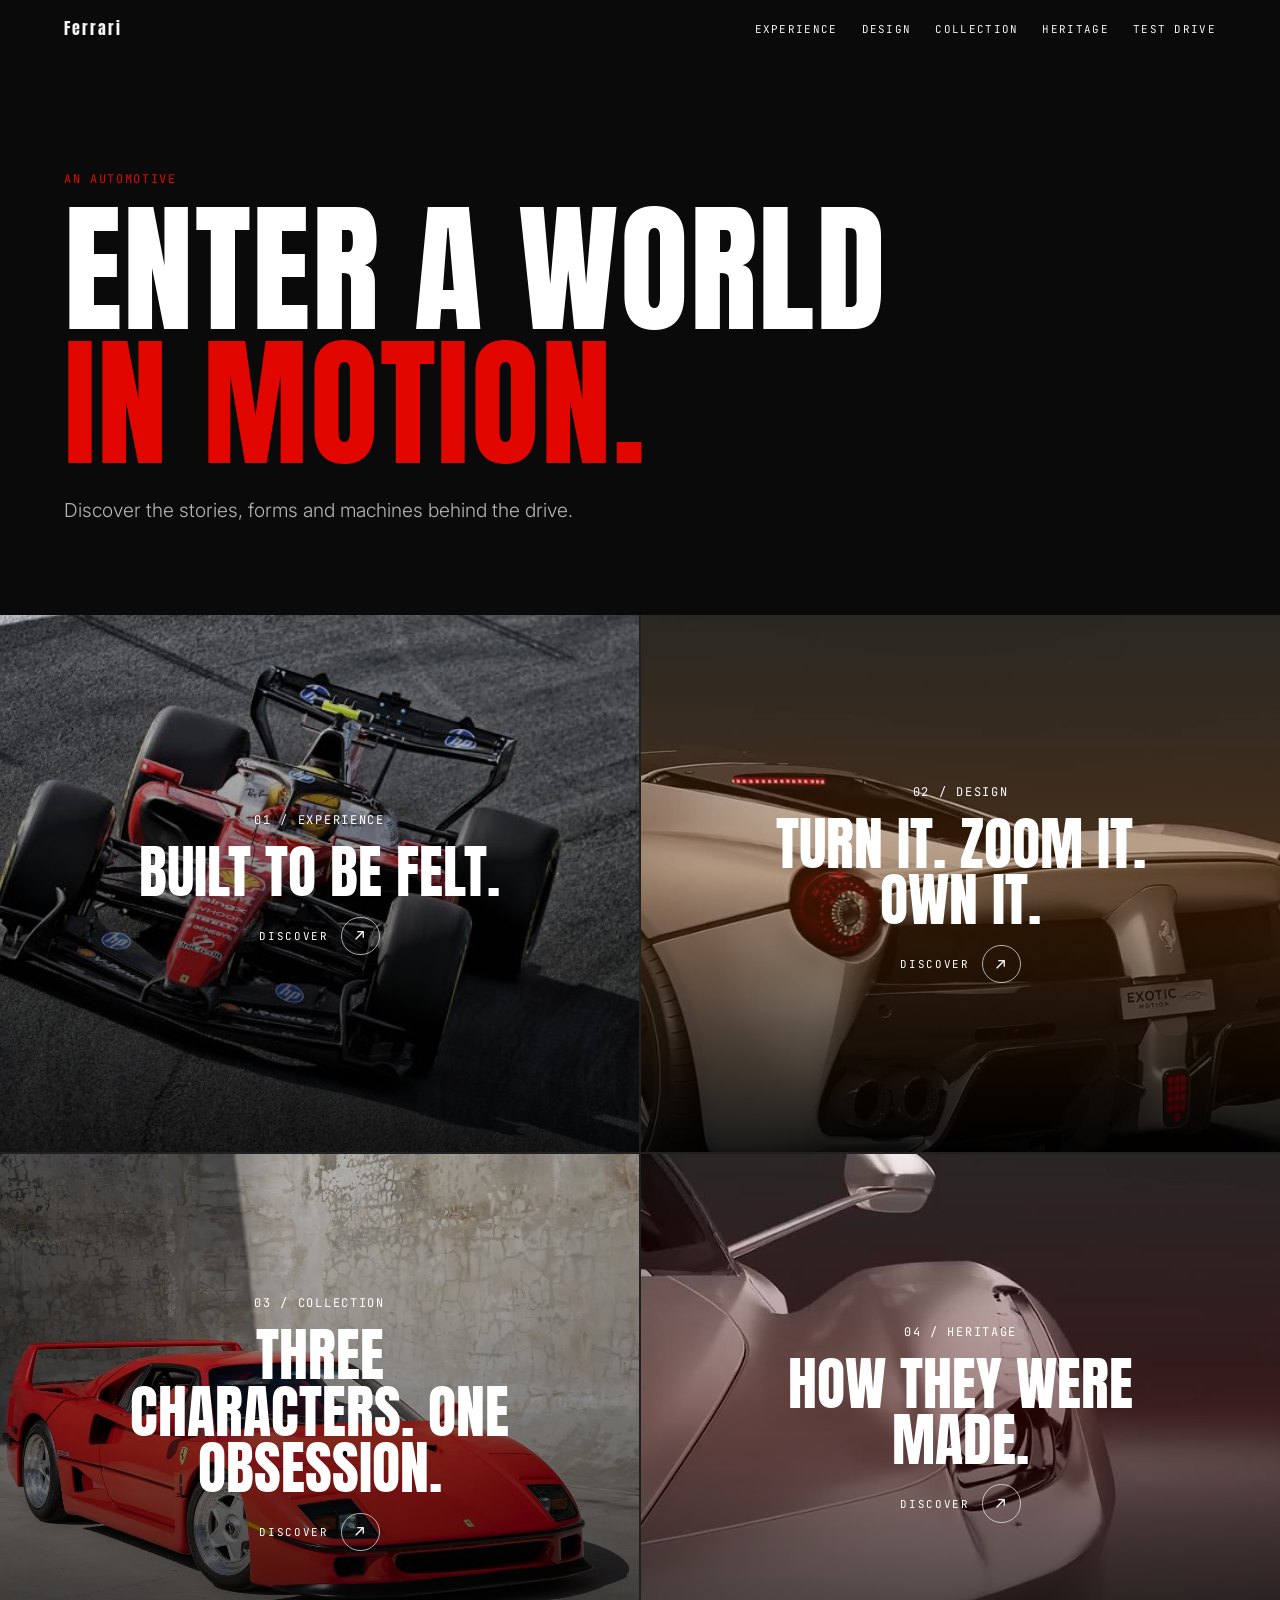
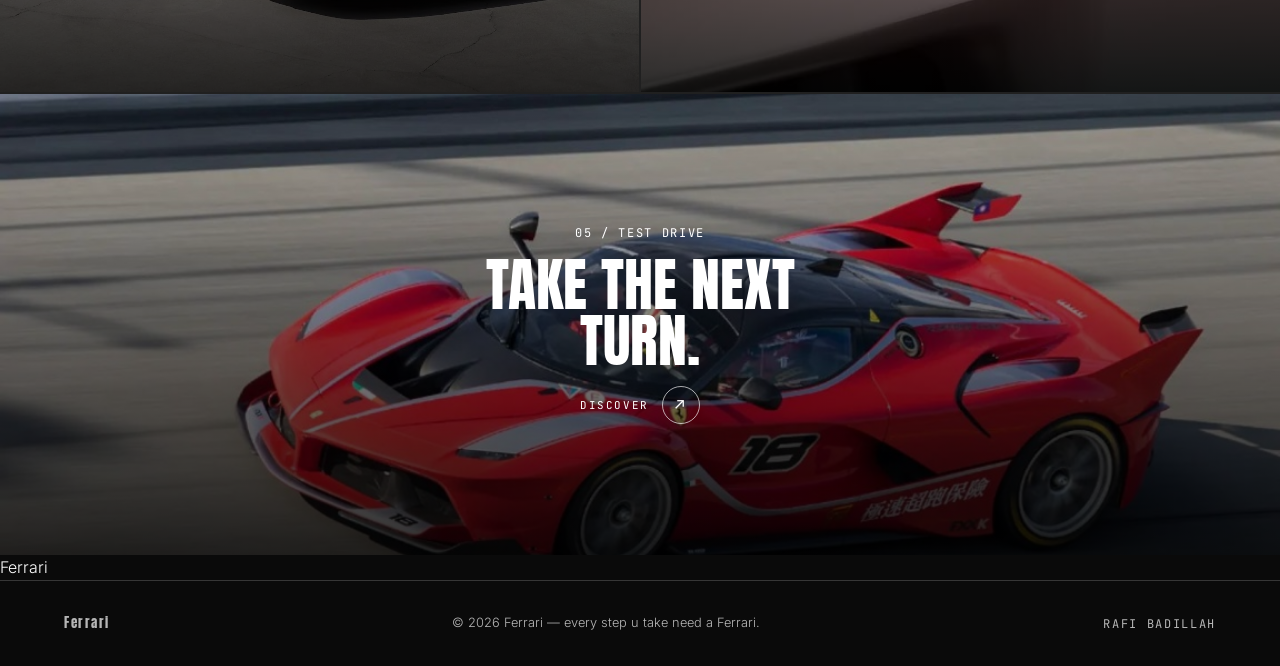
<file: index.html>
<!DOCTYPE html>
<html lang="en">
<head>
  <meta charset="utf-8">
  <meta name="viewport" content="width=device-width,initial-scale=1">
  <meta name="description" content="Explore the Ferrari-inspired: experience, design, collection and heritage.">
  <title>Ferrari — Discover the Maison</title>
  <link rel="preconnect" href="https://fonts.googleapis.com">
  <link rel="preconnect" href="https://fonts.gstatic.com" crossorigin>
  <link href="https://fonts.googleapis.com/css2?family=Anton&family=Inter:wght@300;400;600&family=JetBrains+Mono:wght@400&display=swap" rel="stylesheet">
  <link rel="stylesheet" href="ferrari.css">
  <link rel="stylesheet" href="assets/css/home.css?v=mobile-menu">
  <script src="assets/js/common.js?v=mobile-menu-3" defer></script>
</head>
<body>
  <a class="skip" href="#discover">Skip to categories</a>
  <header class="nav nav--home">
    <a href="index.html" class="logo" aria-label="Ferrari home">Ferrari</a>
    <button class="menu-toggle" type="button" aria-label="Open menu" aria-controls="primary-nav" aria-expanded="false">
      <span></span><span></span>
    </button>
    <nav class="nav-menu" id="primary-nav" aria-label="Primary">
      <a href="experience.html">Experience</a>
      <a href="model.html">Design</a>
      <a href="collection.html">Collection</a>
      <a href="heritage.html">Heritage</a>
      <a href="contact.html">Test drive</a>
    </nav>
  </header>

  <main>
    <section class="album-intro">
      <p class="mono">An automotive</p>
      <h1>Enter a world<br><span class="red">in motion.</span></h1>
      <p class="album-lede">Discover the stories, forms and machines behind the drive.</p>
    </section>

    <section class="album-grid" id="discover" aria-label="Explore categories">
      <a class="album-card album-card--experience rv" href="experience.html">
        <img src="assets/cards/experience.jpg" alt="" fetchpriority="high">
        <span class="card-shade"></span>
        <span class="card-copy"><span class="mono">01 / Experience</span><strong>Built to be felt.</strong><span class="discover">Discover <span aria-hidden="true">↗</span></span></span>
      </a>
      <a class="album-card album-card--design rv" href="model.html">
        <img src="assets/cards/design.jpg" alt="" loading="lazy">
        <span class="card-shade"></span>
        <span class="card-copy"><span class="mono">02 / Design</span><strong>Turn it. Zoom it. Own it.</strong><span class="discover">Discover <span aria-hidden="true">↗</span></span></span>
      </a>
      <a class="album-card album-card--collection rv" href="collection.html">
        <img src="assets/cards/collection.jpg" alt="" loading="lazy">
        <span class="card-shade"></span>
        <span class="card-copy"><span class="mono">03 / Collection</span><strong>Three characters. One obsession.</strong><span class="discover">Discover <span aria-hidden="true">↗</span></span></span>
      </a>
      <a class="album-card album-card--heritage rv" href="heritage.html">
        <img src="assets/cards/heritage.jpg" alt="" loading="lazy">
        <span class="card-shade"></span>
        <span class="card-copy"><span class="mono">04 / Heritage</span><strong>How they were made.</strong><span class="discover">Discover <span aria-hidden="true">↗</span></span></span>
      </a>
      <a class="album-card album-card--contact rv" href="contact.html">
        <img src="assets/cards/contact.jpg" alt="" loading="lazy">
        <span class="card-shade"></span>
        <span class="card-copy"><span class="mono">05 / Test drive</span><strong>Take the next turn.</strong><span class="discover">Discover <span aria-hidden="true">↗</span></span></span>
      </a>
    </section>
  </main>
Ferrari
  <footer><a class="logo" href="index.html">Ferrari</a><span>© 2026 Ferrari —  every step u take need a Ferrari.</span><span class="mono">Rafi Badillah</span></footer>
</body>
</html>
</file>
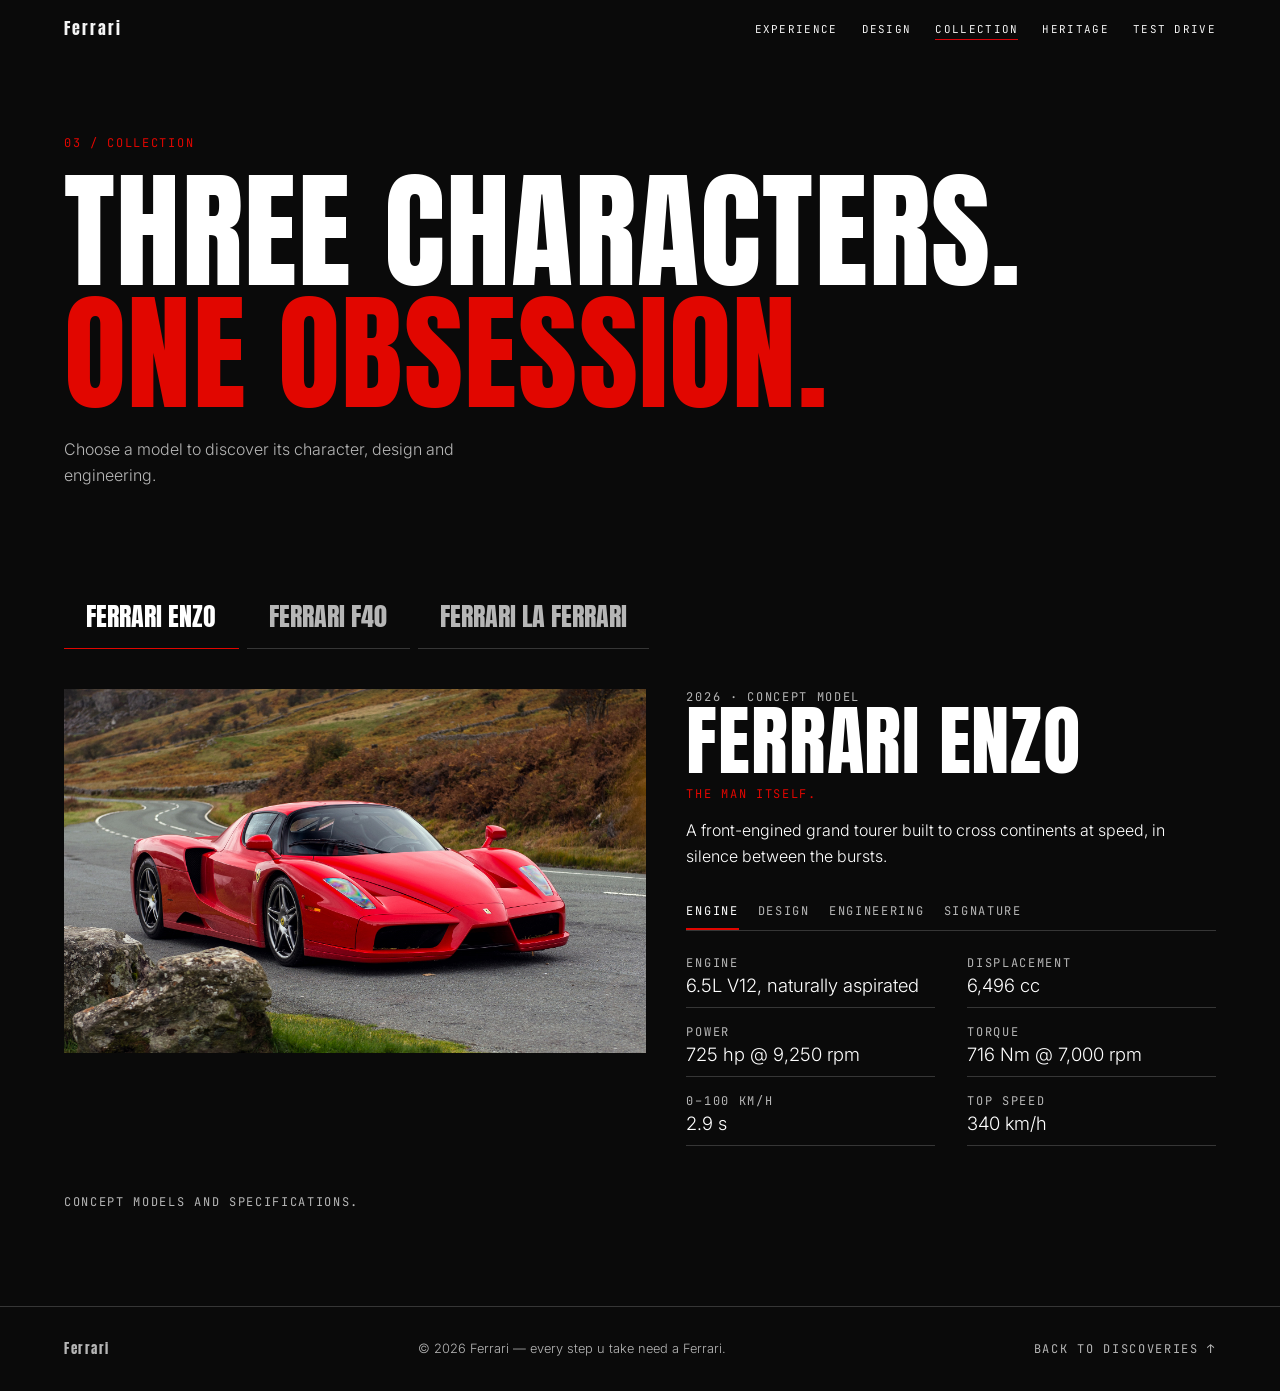
<file: collection.html>
<!DOCTYPE html>
<html lang="en">
<head>
  <meta charset="utf-8">
  <meta name="viewport" content="width=device-width,initial-scale=1">
  <meta name="description" content="Meet Ferrari Enzo, Ferrari F40 and Ferrari La Ferrari.">
  <title>Collection — Ferrari</title>
  <link rel="preconnect" href="https://fonts.googleapis.com">
  <link rel="preconnect" href="https://fonts.gstatic.com" crossorigin>
  <link href="https://fonts.googleapis.com/css2?family=Anton&family=Inter:wght@300;400;600&family=JetBrains+Mono:wght@400&display=swap" rel="stylesheet">
  <link rel="stylesheet" href="ferrari.css">
  <link rel="stylesheet" href="assets/css/collection.css">
  <script src="assets/js/common.js" defer></script>
  <script src="assets/js/collection.js" defer></script>
</head>
<body>
  <a class="skip" href="#collection">Skip to collection</a>
  <header class="nav">
    <a href="index.html" class="logo" aria-label="Ferrari home">Ferrari</a>
    <nav aria-label="Primary">
      <a href="experience.html">Experience</a>
      <a href="model.html">Design</a>
      <a href="collection.html" aria-current="page">Collection</a>
      <a href="heritage.html">Heritage</a>
      <a href="contact.html">Test drive</a>
    </nav>
  </header>
  <main class="category-page" id="collection">
    <section class="page-heading">
      <p class="mono">03 / Collection</p>
      <h1>Three characters.<br><span class="red">One obsession.</span></h1>
      <p>Choose a model to discover its character, design and engineering.</p>
    </section>
    <section class="collection-content">
      <div id="selector" class="selector" role="tablist" aria-label="Choose a model"></div>
      <article id="car" class="car" aria-live="polite"></article>
    </section>
    <p class="mono page-disclaimer">Concept models and specifications.</p>
  </main>
  <footer><a class="logo" href="index.html">Ferrari</a><span>© 2026 Ferrari — every step u take need a Ferrari.</span><a class="mono" href="index.html">Back to discoveries ↑</a></footer>
</body>
</html>
</file>
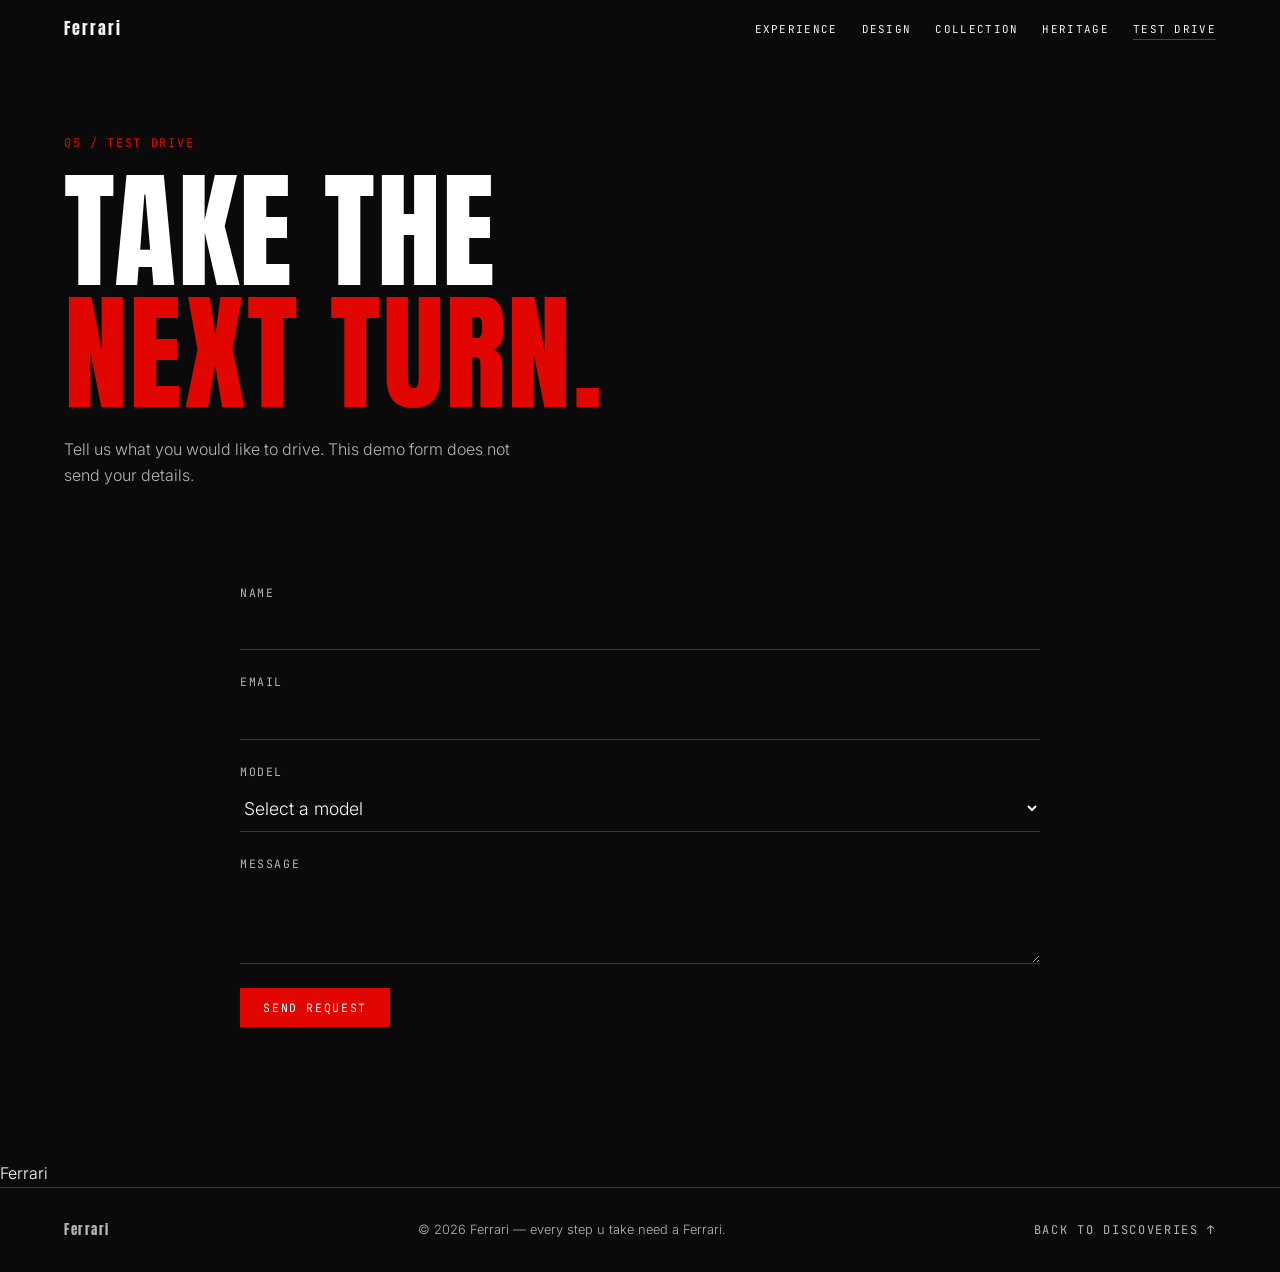
<file: contact.html>
<!DOCTYPE html>
<html lang="en">
<head>
  <meta charset="utf-8">
  <meta name="viewport" content="width=device-width,initial-scale=1">
  <meta name="description" content="Request a test drive of Ferrari concept model.">
  <title>Test Drive — Ferrari</title>
  <link rel="preconnect" href="https://fonts.googleapis.com">
  <link rel="preconnect" href="https://fonts.gstatic.com" crossorigin>
  <link href="https://fonts.googleapis.com/css2?family=Anton&family=Inter:wght@300;400;600&family=JetBrains+Mono:wght@400&display=swap" rel="stylesheet">
  <link rel="stylesheet" href="ferrari.css">
  <link rel="stylesheet" href="assets/css/contact.css">
  <script src="assets/js/common.js" defer></script>
  <script src="assets/js/contact.js" defer></script>
</head>
<body>
  <a class="skip" href="#contact">Skip to test drive form</a>
  <header class="nav">
    <a href="index.html" class="logo" aria-label="Ferrari home">Ferrari</a>
    <nav aria-label="Primary">
      <a href="experience.html">Experience</a>
      <a href="model.html">Design</a>
      <a href="collection.html">Collection</a>
      <a href="heritage.html">Heritage</a>
      <a href="contact.html" aria-current="page">Test drive</a>
    </nav>
  </header>
  <main class="category-page" id="contact">
    <section class="page-heading">
      <p class="mono">05 / Test drive</p>
      <h1>Take the<br><span class="red">next turn.</span></h1>
      <p>Tell us what you would like to drive. This demo form does not send your details.</p>
    </section>
    <section class="contact-content">
      <form id="form" class="form" novalidate>
        <label>Name<input name="name" required autocomplete="name"></label>
        <label>Email<input name="email" type="email" required autocomplete="email"></label>
        <label>Model<select name="model" id="f-model" required>
          <option value="" selected disabled>Select a model</option>
          <option>Vento V12</option>
          <option>Ferrari F40</option>
          <option>Ferrari La Ferrari</option>
        </select></label>
        <label>Message<textarea name="msg" rows="3"></textarea></label>
        <button class="pill solid mag" type="submit">Send request</button>
        <p id="f-status" class="mono" role="status" aria-live="polite"></p>
      </form>
    </section>
  </main>Ferrari
  <footer><a class="logo" href="index.html">Ferrari</a><span>© 2026 Ferrari — every step u take need a Ferrari.</span><a class="mono" href="index.html">Back to discoveries ↑</a></footer>
</body>
</html>
</file>
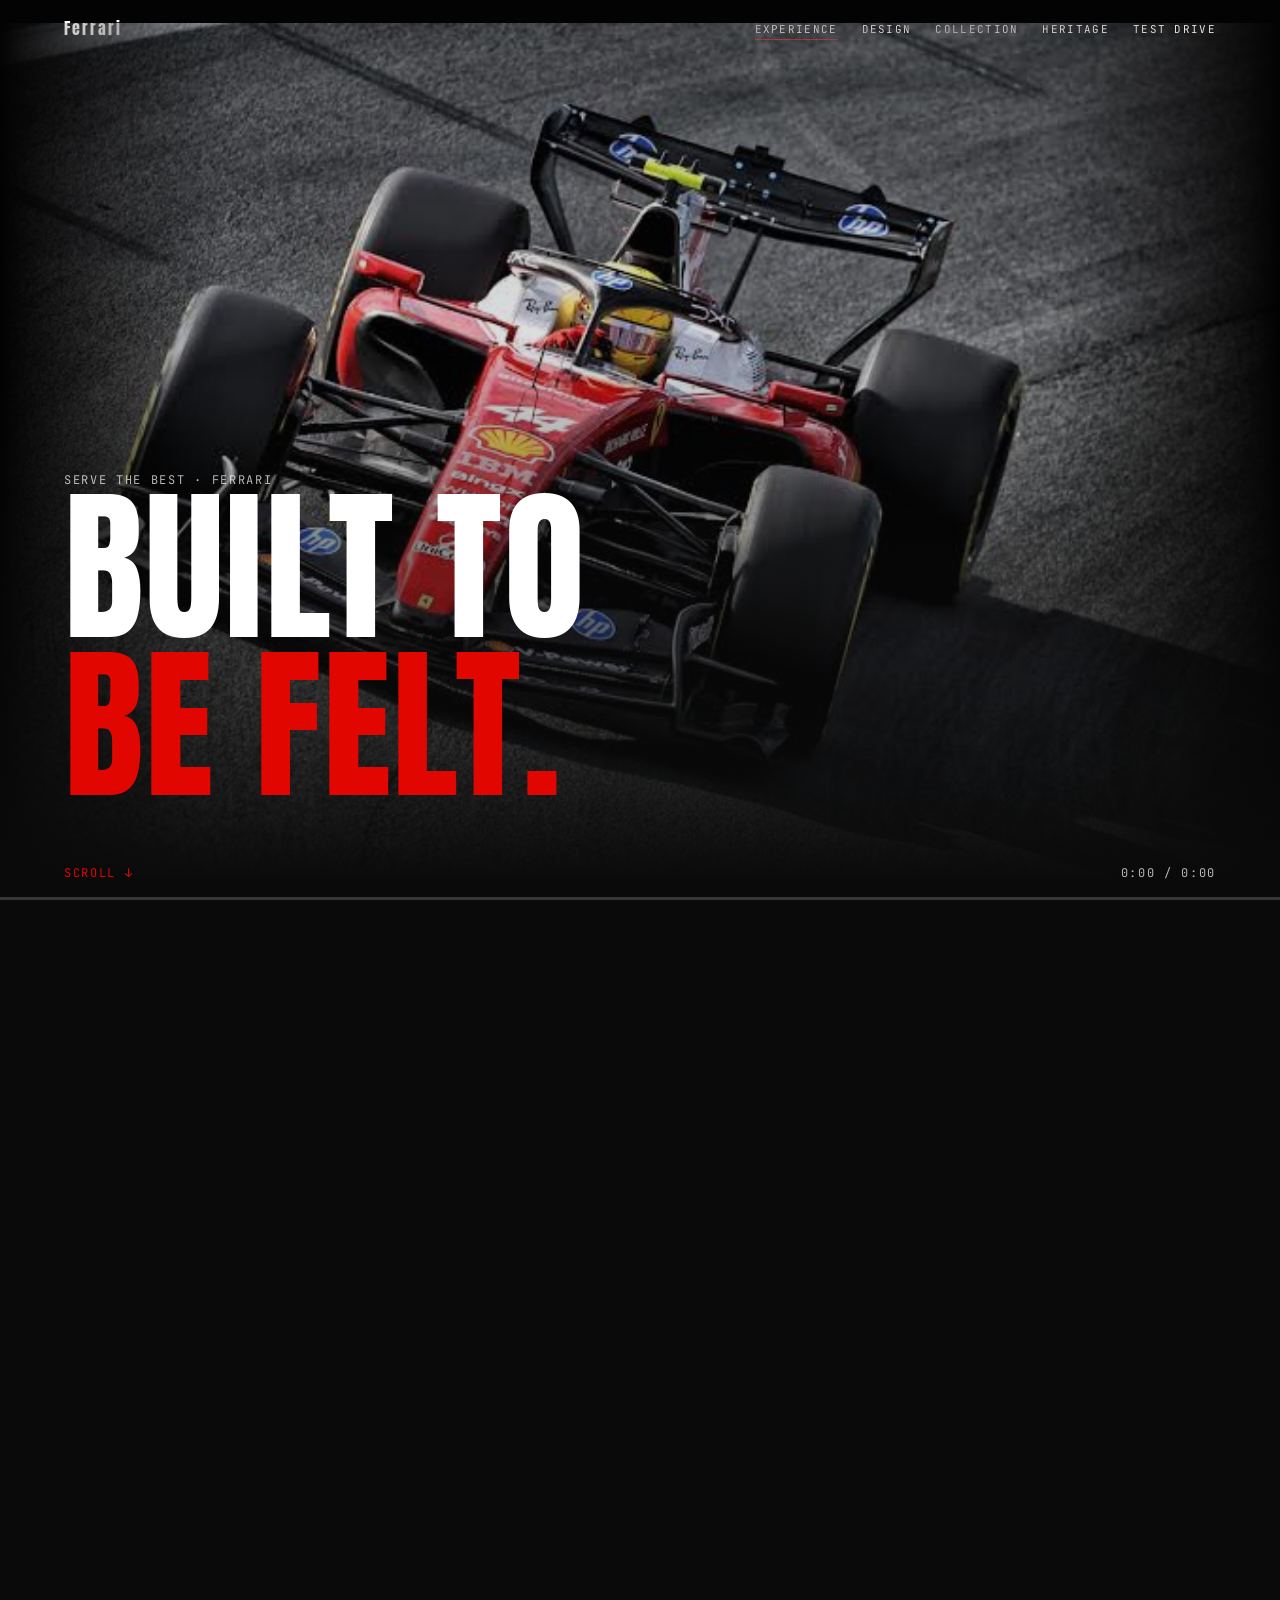
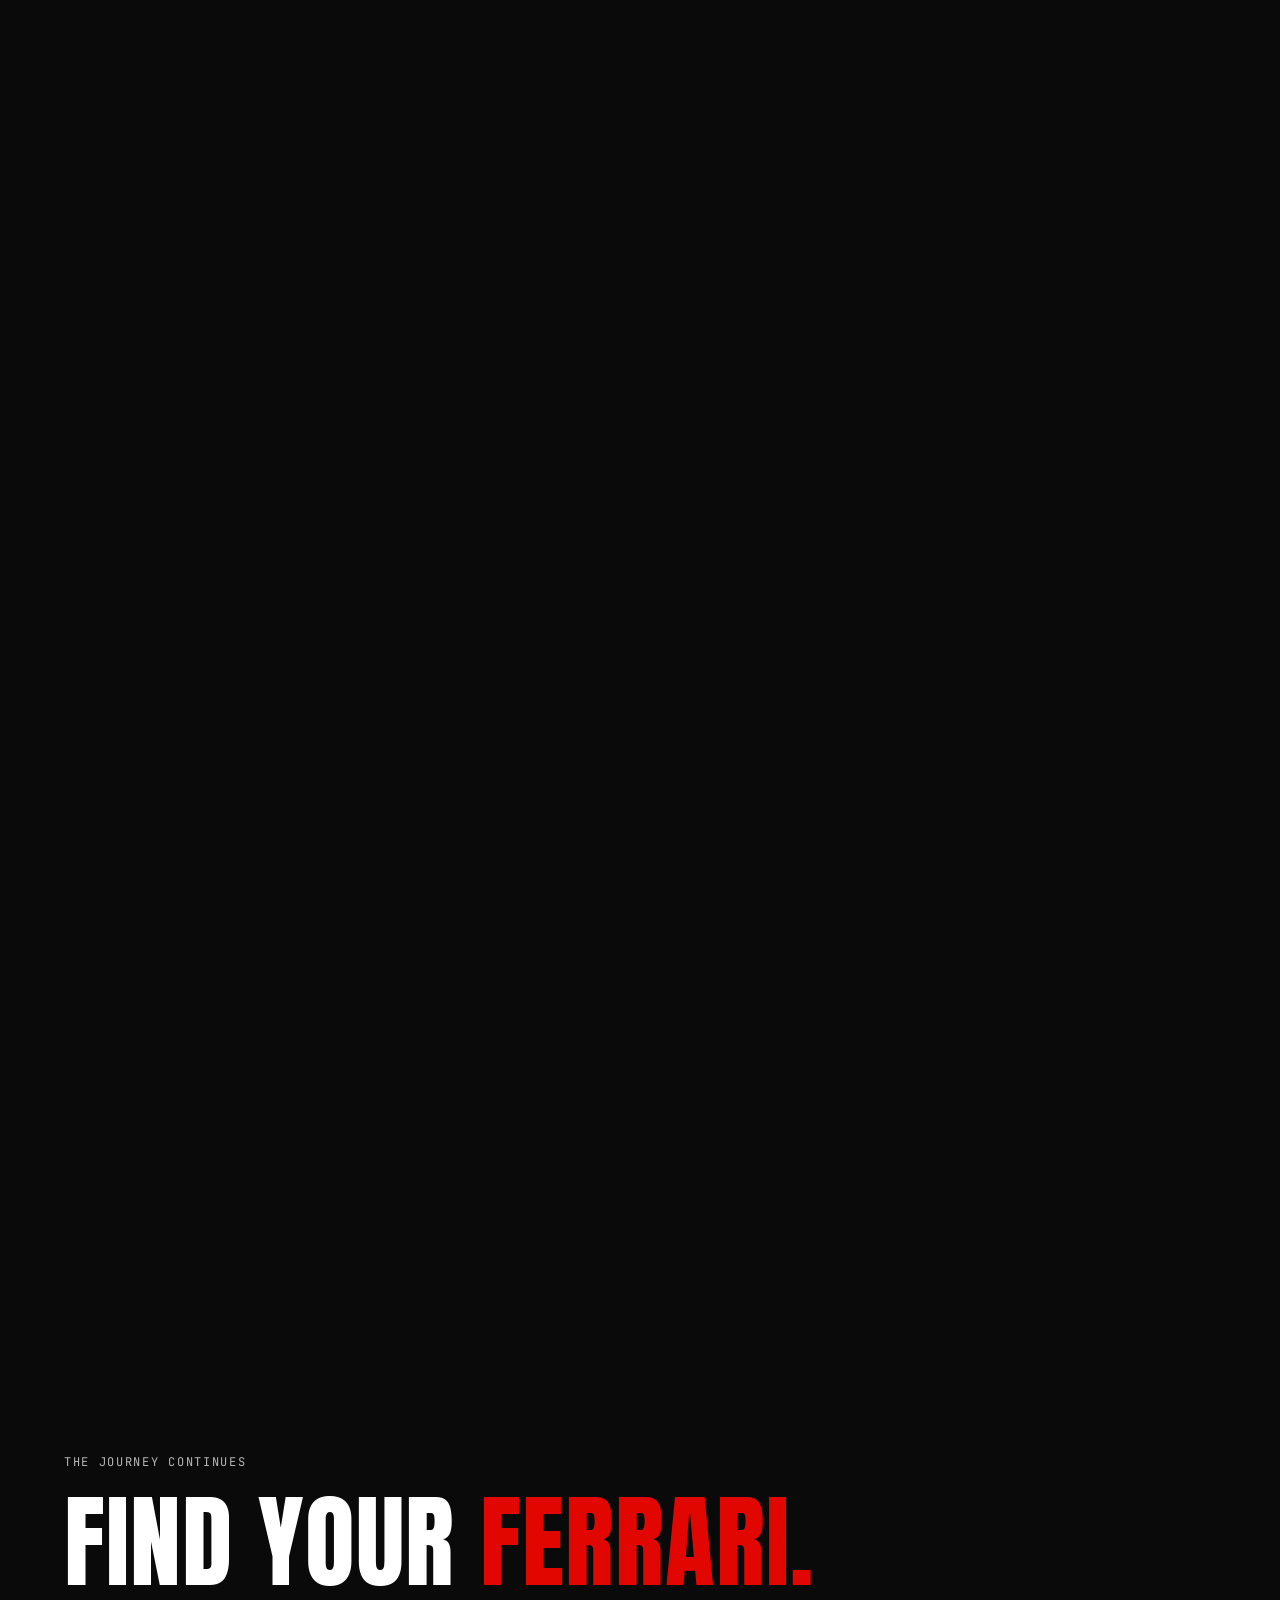
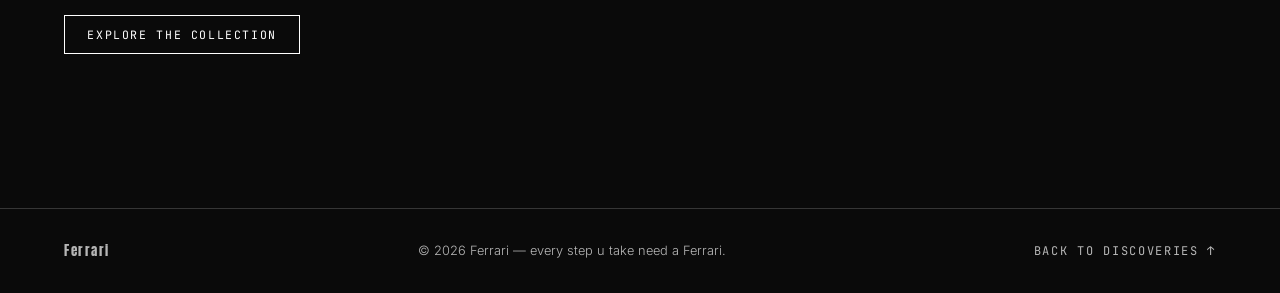
<file: experience.html>
<!DOCTYPE html>
<html lang="en">
<head>
  <meta charset="utf-8">
  <meta name="viewport" content="width=device-width,initial-scale=1">
  <meta name="description" content="A scroll-driven introduction to Ferrari.">
  <title>Experience — Ferrari</title>
  <link rel="preconnect" href="https://fonts.googleapis.com">
  <link rel="preconnect" href="https://fonts.gstatic.com" crossorigin>
  <link href="https://fonts.googleapis.com/css2?family=Anton&family=Inter:wght@300;400;600&family=JetBrains+Mono:wght@400&display=swap" rel="stylesheet">
  <link rel="stylesheet" href="ferrari.css">
  <link rel="stylesheet" href="assets/css/experience.css">
  <script src="assets/js/common.js" defer></script>
  <script src="assets/js/experience.js" defer></script>
</head>
<body>
  <a class="skip" href="#scrub">Skip to experience</a>
  <header class="nav">
    <a href="index.html" class="logo" aria-label="Ferrari home">Ferrari</a>
    <nav aria-label="Primary">
      <a href="experience.html" aria-current="page">Experience</a>
      <a href="model.html">Design</a>
      <a href="collection.html">Collection</a>
      <a href="heritage.html">Heritage</a>
      <a href="contact.html">Test drive</a>
    </nav>
  </header>
  <main>
    <section class="scrub" id="scrub" aria-label="Scroll through the driving experience">
      <div class="sticky">
        <video id="scrub-video" src="assets/scroll-video-smooth.mp4" poster="assets/cards/experience.jpg" muted playsinline preload="auto" aria-hidden="true"></video>
        <div class="hero-shade"></div>
        <div class="hero-copy" id="hero-copy">
          <p class="mono">Serve the best · Ferrari</p>
          <h1><span class="line"><span>Built to</span></span><span class="line"><span class="red">be felt.</span></span></h1>
        </div>
        <p class="ov" data-at="0.18"><span class="mono">01 — Form</span>Air shapes every line.</p>
        <p class="ov" data-at="0.48"><span class="mono">02 — Sound</span>Twelve cylinders, one voice.</p>
        <p class="ov" data-at="0.78"><span class="mono">03 — Speed</span>Zero to the horizon.</p>
        <div class="readout mono"><span id="scroll-hint">Scroll ↓</span><span id="v-time">0:00 / 0:00</span></div>
        <div class="bar" aria-hidden="true"><i id="scrub-bar"></i></div>
      </div>
    </section>
    <section class="experience-end">
      <p class="mono">The journey continues</p>
      <h2>Find your <span class="red">Ferrari.</span></h2>
      <a class="pill" href="collection.html">Explore the collection</a>
    </section>
  </main>
  <footer><a class="logo" href="index.html">Ferrari</a><span>© 2026 Ferrari — every step u take need a Ferrari.</span><a class="mono" href="index.html">Back to discoveries ↑</a></footer>
</body>
</html>
</file>
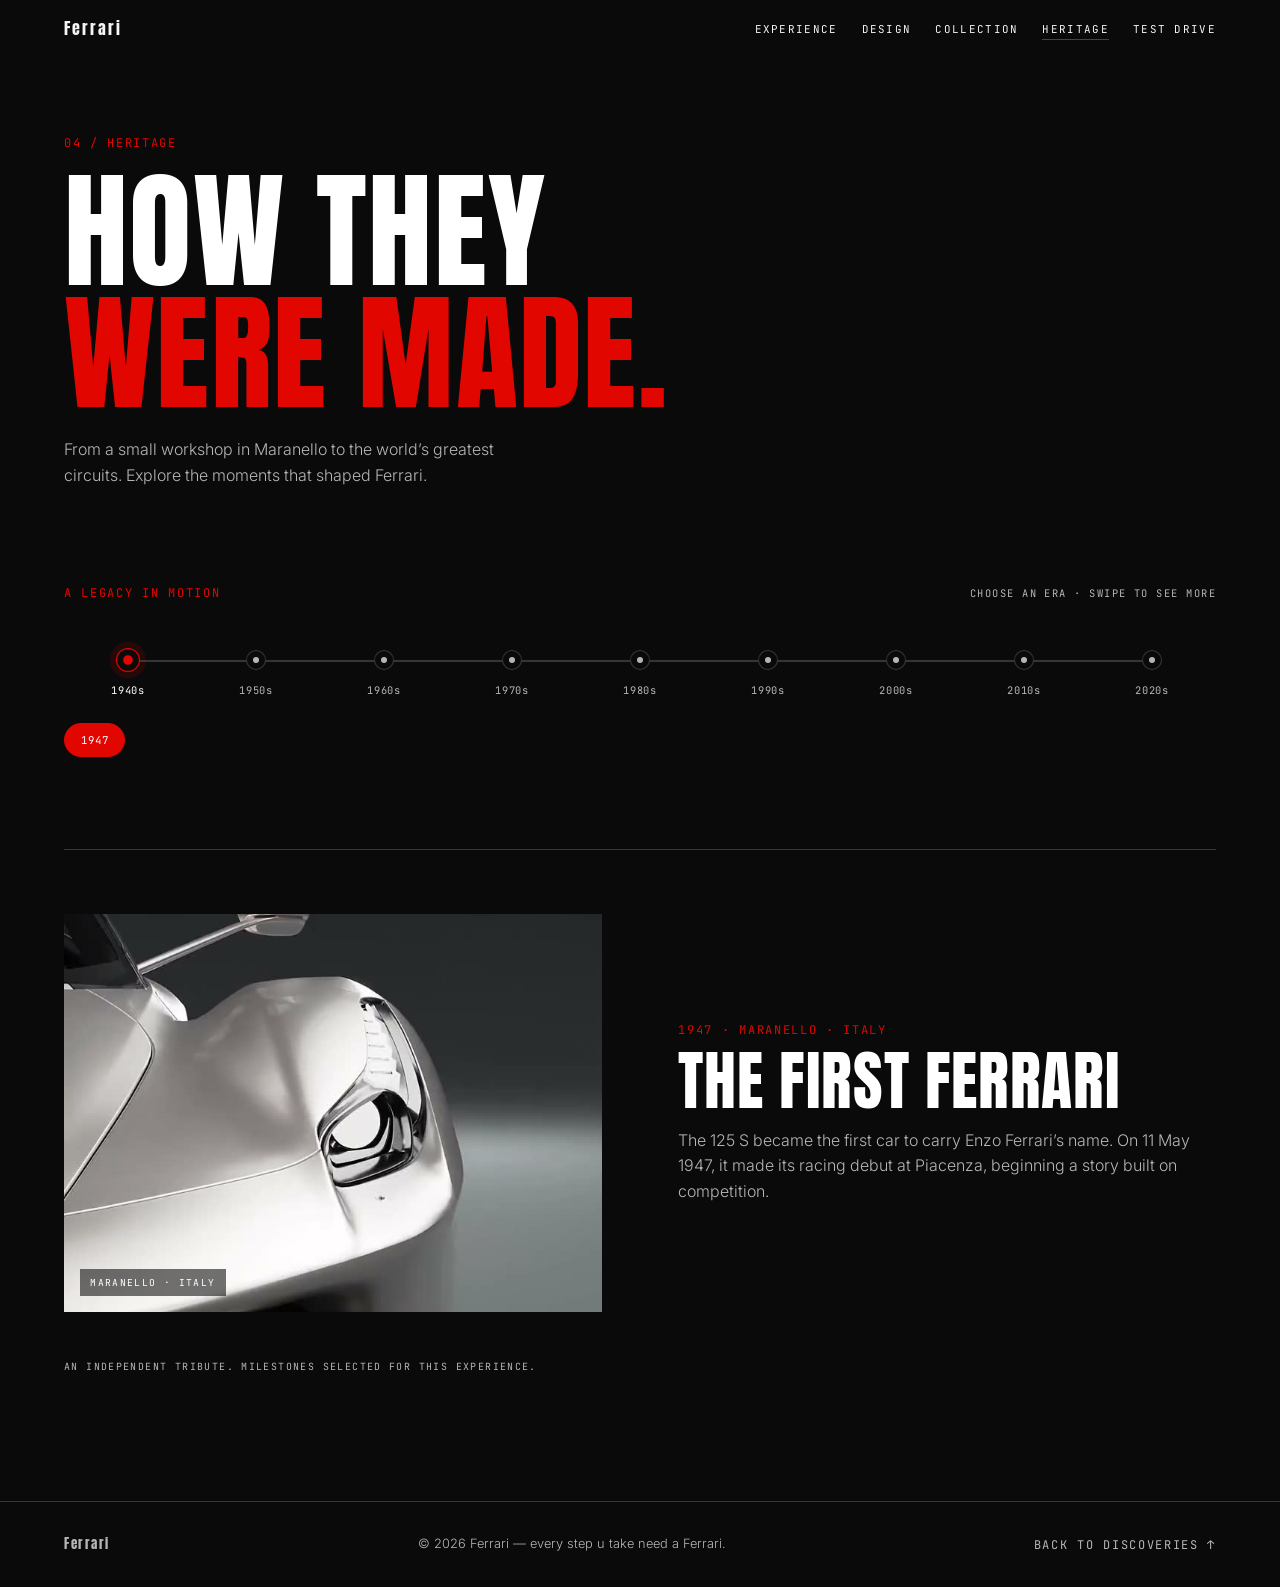
<file: heritage.html>
<!DOCTYPE html>
<html lang="en">
<head>
  <meta charset="utf-8">
  <meta name="viewport" content="width=device-width,initial-scale=1">
  <meta name="description" content="A history of engineering, beauty and speed.">
  <title>Heritage — Ferrari</title>
  <link rel="preconnect" href="https://fonts.googleapis.com">
  <link rel="preconnect" href="https://fonts.gstatic.com" crossorigin>
  <link href="https://fonts.googleapis.com/css2?family=Anton&family=Inter:wght@300;400;600&family=JetBrains+Mono:wght@400&display=swap" rel="stylesheet">
  <link rel="stylesheet" href="ferrari.css">
  <link rel="stylesheet" href="assets/css/heritage.css">
  <script src="assets/js/common.js" defer></script>
  <script src="assets/js/heritage.js" defer></script>
</head>
<body>
  <a class="skip" href="#heritage">Skip to heritage</a>
  <header class="nav">
    <a href="index.html" class="logo" aria-label="Ferrari home">Ferrari</a>
    <nav aria-label="Primary">
      <a href="experience.html">Experience</a>
      <a href="model.html">Design</a>
      <a href="collection.html">Collection</a>
      <a href="heritage.html" aria-current="page">Heritage</a>
      <a href="contact.html">Test drive</a>
    </nav>
  </header>
  <main class="category-page" id="heritage">
    <section class="page-heading">
      <p class="mono">04 / Heritage</p>
      <h1>How they<br><span class="red">were made.</span></h1>
      <p>From a small workshop in Maranello to the world’s greatest circuits. Explore the moments that shaped Ferrari.</p>
    </section>
    <section class="heritage-content">
      <div class="heritage-timeline">
        <div class="timeline-heading">
          <p class="mono">A legacy in motion</p>
          <p class="mono timeline-hint">Choose an era · swipe to see more</p>
        </div>
        <div class="era-scroll" tabindex="0" aria-label="Timeline eras">
          <div class="era-track" role="group" aria-label="Choose a decade">
            <span class="era-rail" aria-hidden="true"><span class="era-progress"></span></span>
            <button class="era-button" type="button" data-era="1940" aria-pressed="true"><span class="era-dot"></span><span>1940s</span></button>
            <button class="era-button" type="button" data-era="1950" aria-pressed="false"><span class="era-dot"></span><span>1950s</span></button>
            <button class="era-button" type="button" data-era="1960" aria-pressed="false"><span class="era-dot"></span><span>1960s</span></button>
            <button class="era-button" type="button" data-era="1970" aria-pressed="false"><span class="era-dot"></span><span>1970s</span></button>
            <button class="era-button" type="button" data-era="1980" aria-pressed="false"><span class="era-dot"></span><span>1980s</span></button>
            <button class="era-button" type="button" data-era="1990" aria-pressed="false"><span class="era-dot"></span><span>1990s</span></button>
            <button class="era-button" type="button" data-era="2000" aria-pressed="false"><span class="era-dot"></span><span>2000s</span></button>
            <button class="era-button" type="button" data-era="2010" aria-pressed="false"><span class="era-dot"></span><span>2010s</span></button>
            <button class="era-button" type="button" data-era="2020" aria-pressed="false"><span class="era-dot"></span><span>2020s</span></button>
          </div>
        </div>
        <div class="milestone-scroll" aria-label="Milestones in the selected era">
          <div class="milestone-track" role="group" aria-label="Choose a milestone">
            <button class="milestone-button" type="button" data-year="1947" aria-pressed="true">1947</button>
          </div>
        </div>
        <article class="heritage-story" aria-live="polite" aria-atomic="true">
          <div class="story-image-wrap">
            <img class="story-image" src="assets/cards/Enzo.jpg" alt="Ferrari Enzo">
            <span class="story-image-caption mono">Maranello · Italy</span>
          </div>
          <div class="story-copy">
            <p class="mono story-year">1947 · Maranello</p>
            <h2 class="story-title">The first Ferrari</h2>
            <p class="story-description">The 125 S became the first car to carry Enzo Ferrari’s name. On 11 May 1947, it made its racing debut at Piacenza, beginning a story built on competition.</p>
          </div>
        </article>
        <p class="mono page-disclaimer">An independent tribute. Milestones selected for this experience.</p>
      </div>
    </section>
  </main>
  <footer><a class="logo" href="index.html">Ferrari</a><span>© 2026 Ferrari — every step u take need a Ferrari.</span><a class="mono" href="index.html">Back to discoveries ↑</a></footer>
</body>
</html>
</file>
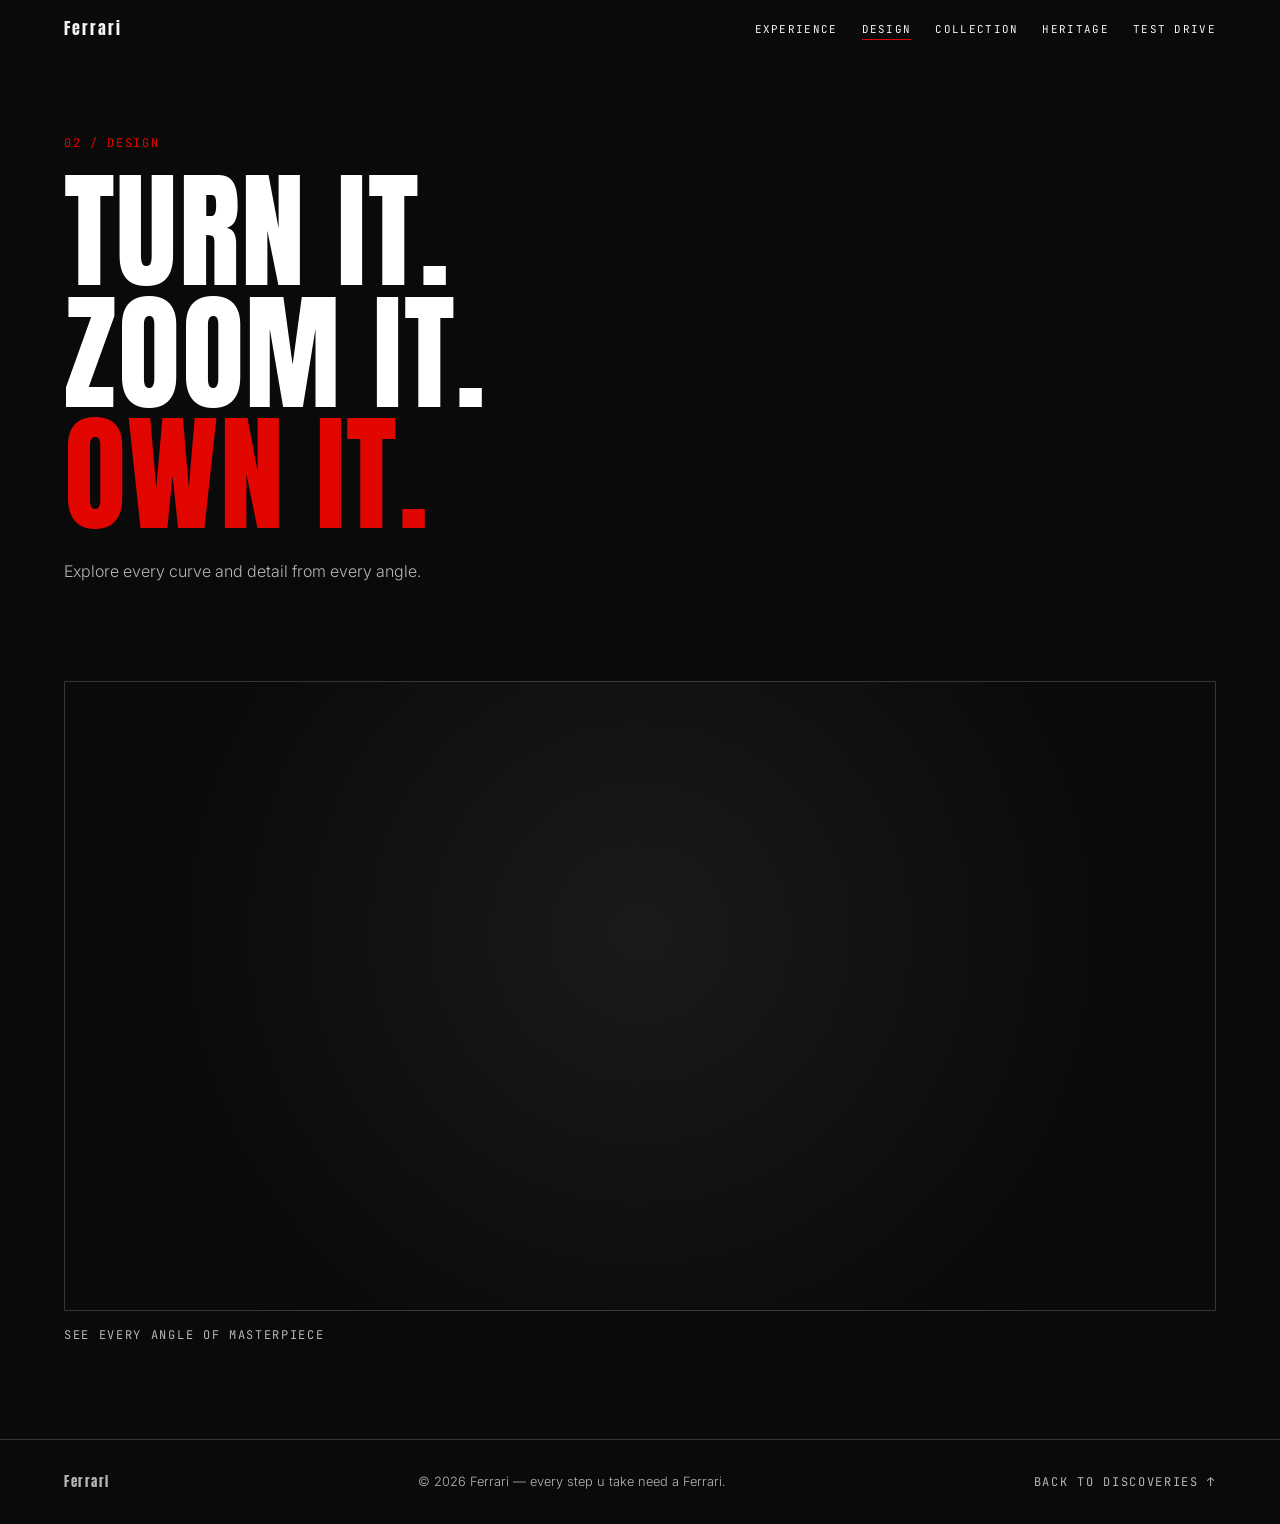
<file: model.html>
<!DOCTYPE html>
<html lang="en">
<head>
  <meta charset="utf-8">
  <meta name="viewport" content="width=device-width,initial-scale=1">
  <meta name="description" content="Explore an interactive 3D model from every angle.">
  <title>Design — Ferrari</title>
  <link rel="preconnect" href="https://fonts.googleapis.com">
  <link rel="preconnect" href="https://fonts.gstatic.com" crossorigin>
  <link href="https://fonts.googleapis.com/css2?family=Anton&family=Inter:wght@300;400;600&family=JetBrains+Mono:wght@400&display=swap" rel="stylesheet">
  <link rel="stylesheet" href="ferrari.css">
  <link rel="stylesheet" href="assets/css/model.css">
  <script src="assets/js/common.js" defer></script>
</head>
<body>
  <a class="skip" href="#model">Skip to model</a>
  <header class="nav">
    <a href="index.html" class="logo" aria-label="Ferrari home">Ferrari</a>
    <nav aria-label="Primary">
      <a href="experience.html">Experience</a>
      <a href="model.html" aria-current="page">Design</a>
      <a href="collection.html">Collection</a>
      <a href="heritage.html">Heritage</a>
      <a href="contact.html">Test drive</a>
    </nav>
  </header>
  <main class="category-page" id="model">
    <section class="page-heading">
      <p class="mono">02 / Design</p>
      <h1>Turn it.<br>Zoom it.<br><span class="red">Own it.</span></h1>
      <p>Explore every curve and detail from every angle.</p>
    </section>
    <section class="model-content">
      <div class="viewer rv">
        <iframe title="2013 Ferrari La Ferrari interactive 3D model" src="https://sketchfab.com/models/042d874f36464d27be3598c39cc73164/embed?autostart=1&autospin=0.15&transparent=1&ui_theme=dark&ui_infos=0&ui_controls=0&ui_stop=0&ui_help=0&ui_settings=0&ui_vr=0&ui_ar=0&ui_fullscreen=0&ui_annotations=0&ui_hint=2&ui_watermark=0&ui_watermark_link=0" allow="autoplay; fullscreen; xr-spatial-tracking" allowfullscreen loading="lazy"></iframe>
      </div>
      <p class="mono note">see every angle of masterpiece
  </main>
  <footer><a class="logo" href="index.html">Ferrari</a><span>© 2026 Ferrari — every step u take need a Ferrari.</span><a class="mono" href="index.html">Back to discoveries ↑</a></footer>
</body>
</html>
</file>
<file: ferrari.css>
:root{--red:#E10600;--bk:#0A0A0A;--wh:#fff;--line:rgba(255,255,255,.18);--dim:rgba(255,255,255,.7);--ease:cubic-bezier(.16,1,.3,1);--pad:clamp(1.25rem,5vw,6rem)}
*{box-sizing:border-box;margin:0}
html{scroll-behavior:smooth;-webkit-text-size-adjust:100%;text-size-adjust:100%}
body{min-height:100vh;background:var(--bk);color:var(--wh);font:300 1rem/1.6 Inter,system-ui,sans-serif;overflow-x:hidden}
h1,h2,h3{font-family:Anton,Impact,sans-serif;font-weight:400;text-transform:uppercase;line-height:.95;letter-spacing:.01em}
.mono{font:400 .75rem JetBrains Mono,monospace;letter-spacing:.14em;text-transform:uppercase;color:var(--dim)}
.red{color:var(--red)}
a{color:inherit;text-decoration:none}
:focus-visible{outline:2px solid var(--red);outline-offset:3px}
.skip{position:absolute;left:-999px;top:1rem}.skip:focus{left:1rem;z-index:99;background:var(--red);padding:.5rem 1rem}
.nav{position:fixed;inset:0 0 auto;display:flex;justify-content:space-between;align-items:center;padding:1rem var(--pad);z-index:50;mix-blend-mode:difference}
.logo{font-family:Anton,Impact,sans-serif;letter-spacing:.12em}
.nav nav{display:flex;gap:clamp(.6rem,2vw,1.5rem)}
.nav nav a{font:400 .68rem JetBrains Mono,monospace;letter-spacing:.12em;text-transform:uppercase;position:relative}
.nav nav a::after{content:"";position:absolute;left:0;bottom:-4px;height:1px;width:100%;background:var(--red);transform:scaleX(0);transform-origin:left;transition:transform .5s var(--ease)}
.nav nav a:hover::after,.nav nav a:focus-visible::after,.nav nav a[aria-current=page]::after{transform:scaleX(1)}
.category-page{min-height:calc(100vh - 90px);padding:clamp(8rem,15vh,12rem) var(--pad) 6rem}
.page-heading{max-width:1000px;margin-bottom:clamp(3rem,8vw,6rem)}
.page-heading>.mono{color:var(--red);margin-bottom:1.2rem}
.page-heading h1{font-size:clamp(3.7rem,10vw,9rem)}
.page-heading>p:last-child{max-width:48ch;margin-top:1.5rem;color:var(--dim)}
.pill{display:inline-flex;align-items:center;justify-content:center;border:1px solid var(--wh);background:none;color:var(--wh);padding:.7rem 1.4rem;cursor:pointer;font:400 .72rem JetBrains Mono,monospace;letter-spacing:.14em;text-transform:uppercase;transition:background .3s,border-color .3s,color .3s,transform .4s var(--ease)}
.pill:hover,.pill:focus-visible{background:var(--red);border-color:var(--red)}
.pill.solid{background:var(--red);border-color:var(--red)}
.pill.solid:hover{background:var(--wh);color:var(--bk)}
.rv{opacity:0;transform:translateY(30px);transition:opacity .8s var(--ease),transform .8s var(--ease)}
.rv.in{opacity:1;transform:none}
.page-transition{position:fixed;inset:0;z-index:1000;display:grid;place-items:center;background:#000;opacity:1;pointer-events:auto;transition:opacity .6s var(--ease)}
.page-transition img{display:block;width:min(190px,50vw);height:auto;opacity:0;transform:scale(.94);transition:opacity .6s ease,transform .9s var(--ease)}
.page-transition.is-show img{opacity:1;transform:none}
.page-transition.is-out img{opacity:0;transition:opacity .35s ease}
.page-transition.is-done{opacity:0;pointer-events:none}
.note{margin-top:1rem}
.page-disclaimer{margin-top:3rem}
footer{display:flex;justify-content:space-between;align-items:center;flex-wrap:wrap;gap:1rem;padding:2rem var(--pad);border-top:1px solid var(--line);font-size:.8rem;color:var(--dim)}
@media(max-width:760px){.nav{align-items:flex-start}.nav nav{justify-content:flex-end;flex-wrap:wrap;max-width:70%;row-gap:.4rem}.nav nav a{font-size:.58rem}.category-page{padding-top:9rem}footer{align-items:flex-start;flex-direction:column}}
@media(max-width:640px){.category-page .page-heading h1{font-size:clamp(2.6rem,12vw,4.5rem)}}
@media(max-width:420px){.nav{padding:.8rem 1rem}.nav nav{max-width:75%;gap:.4rem .7rem}.nav nav a{font-size:.53rem;letter-spacing:.08em}}
@media(prefers-reduced-motion:reduce){*,*::before,*::after{scroll-behavior:auto!important;animation:none!important;transition:none!important}.rv{opacity:1;transform:none}.page-transition{display:none}}
</file>
<file: assets/css/home.css>
.album-intro{padding:clamp(9rem,19vh,15rem) var(--pad) clamp(3rem,7vw,6rem)}
.album-intro>.mono{color:var(--red);margin-bottom:1rem}
.album-intro h1{font-size:clamp(4rem,11vw,10rem)}
.album-lede{max-width:38rem;margin-top:1.5rem;color:var(--dim);font-size:clamp(1rem,1.5vw,1.25rem)}
.album-grid{display:grid;grid-template-columns:repeat(2,minmax(0,1fr));gap:2px;background:#202020}
.album-card{position:relative;isolation:isolate;display:grid;place-items:center;min-height:clamp(340px,42vw,620px);overflow:hidden;background:#161616}
.album-card:last-child{grid-column:1/-1;min-height:clamp(300px,36vw,520px)}
.album-card>img,.card-shade{position:absolute;inset:0;width:100%;height:100%}
.album-card>img{z-index:-2;object-fit:cover;transition:transform 1.2s var(--ease),filter .8s}
.card-shade{z-index:-1;background:linear-gradient(180deg,rgba(0,0,0,.14),rgba(0,0,0,.64) 75%,rgba(0,0,0,.82))}
.album-card:hover>img,.album-card:focus-visible>img{transform:scale(1.045);filter:saturate(1.15)}
.card-copy{display:grid;justify-items:center;gap:1rem;padding:2rem;text-align:center}
.card-copy>.mono{color:var(--wh)}
.card-copy strong{max-width:14ch;font:400 clamp(2rem,4.5vw,4.5rem)/.98 Anton,Impact,sans-serif;text-transform:uppercase}
.discover{display:flex;align-items:center;gap:.8rem;font:400 .68rem JetBrains Mono,monospace;letter-spacing:.15em;text-transform:uppercase}
.discover span{display:grid;place-items:center;width:2.4rem;height:2.4rem;border:1px solid rgba(255,255,255,.65);border-radius:50%;font-size:1rem;transition:background .3s,border-color .3s,transform .4s var(--ease)}
.album-card:hover .discover span{background:var(--red);border-color:var(--red);transform:rotate(45deg)}
.album-card--design .card-shade{background:linear-gradient(180deg,rgba(147,75,0,.08),rgba(100,45,0,.46) 48%,rgba(0,0,0,.82))}
.album-card--heritage .card-shade{background:linear-gradient(180deg,rgba(110,0,0,.08),rgba(60,0,0,.5) 48%,rgba(0,0,0,.82))}
@media(max-width:680px){.album-grid{grid-template-columns:1fr}.album-card,.album-card:last-child{grid-column:auto;min-height:78svh}.album-card:last-child{min-height:65svh}.album-intro{padding-bottom:2.5rem}}
@media(max-width:760px){
  .nav--home{mix-blend-mode:normal}
  .nav--home .logo,.nav--home .menu-toggle{position:relative;z-index:2}
  .menu-toggle{display:grid;place-content:center;gap:6px;width:44px;height:44px;padding:0;border:1px solid var(--line);border-radius:50%;background:rgb(10 10 10 / 72%);color:var(--wh);cursor:pointer}
  .menu-toggle span{display:block;width:18px;height:2px;background:currentColor;transition:transform .35s var(--ease)}
  .nav--home.is-menu-open .menu-toggle span:first-child{transform:translateY(4px) rotate(45deg)}
  .nav--home.is-menu-open .menu-toggle span:last-child{transform:translateY(-4px) rotate(-45deg)}
  .nav--home .nav-menu{position:fixed;inset:0;z-index:1;display:flex;flex-direction:column;align-items:center;justify-content:center;gap:clamp(1.2rem,5vh,2rem);width:100%;max-width:none;height:100vh;height:100dvh;padding:5rem var(--pad) 3rem;background:var(--bk);visibility:hidden;opacity:0;transform:translateY(-.75rem);pointer-events:none;transition:opacity .35s ease,transform .45s var(--ease),visibility .45s}
  .nav--home.is-menu-open .nav-menu{visibility:visible;opacity:1;transform:none;pointer-events:auto}
  .nav--home .nav-menu a{font:400 clamp(1.6rem,8vw,2.4rem)/1 Anton,Impact,sans-serif;letter-spacing:.08em}
  .nav--home .nav-menu a::after{bottom:-.45rem}
  .nav--home .nav-menu a[aria-current=page]{color:var(--red)}
  body.menu-open{overflow:hidden}
}
@media(min-width:761px){.menu-toggle{display:none}}
</file>
<file: assets/css/collection.css>
.collection-content{max-width:1440px;margin-inline:auto}
.selector{display:flex;gap:.5rem;flex-wrap:wrap;margin-bottom:2.5rem}
.selector button{background:none;border:0;border-bottom:1px solid var(--line);color:var(--dim);padding:.8rem 1.4rem;font:400 1.6rem Anton,Impact,sans-serif;text-transform:uppercase;cursor:pointer;transition:.4s var(--ease)}
.selector button[aria-selected=true]{color:var(--wh);border-color:var(--red)}
.selector button:hover{color:var(--wh);transform:translateY(-3px)}
.car{display:grid;gap:2.5rem}
.car-img{aspect-ratio:16/10;overflow:hidden;background:#161616}
.car-img img{width:100%;height:115%;object-fit:cover;will-change:transform}
.car h2{font-size:clamp(2.5rem,6vw,5rem)}
.car .tag{color:var(--red);margin:.5rem 0 1rem}
.tabs{display:flex;gap:1.2rem;flex-wrap:wrap;border-bottom:1px solid var(--line);margin:1.5rem 0}
.tabs button{background:none;border:0;border-bottom:2px solid transparent;color:var(--dim);padding:.6rem 0;cursor:pointer;font:400 .75rem JetBrains Mono,monospace;letter-spacing:.14em;text-transform:uppercase;transition:.3s}
.tabs button[aria-selected=true]{color:var(--wh);border-color:var(--red)}
.panel{animation:fade .6s var(--ease)}@keyframes fade{from{opacity:0;transform:translateY(12px)}}
dl{display:grid;grid-template-columns:1fr 1fr;gap:1rem 2rem}
dt{color:var(--dim)}dd{font-size:1.15rem;border-bottom:1px solid var(--line);padding-bottom:.4rem}
.panel ul{padding-left:1.1rem}.panel li{margin-bottom:.5rem}.panel li::marker{color:var(--red)}
@media(min-width:900px){.car{grid-template-columns:1.1fr 1fr;align-items:start}}
@media(max-width:640px){dl{grid-template-columns:1fr}}
</file>
<file: assets/css/contact.css>
.contact-content{max-width:800px;margin-inline:auto}
.form{display:grid;gap:1.5rem}
.form label{display:grid;gap:.4rem;font:400 .72rem JetBrains Mono,monospace;letter-spacing:.14em;text-transform:uppercase;color:var(--dim)}
.form input,.form select,.form textarea{width:100%;background:none;border:0;border-bottom:1px solid var(--line);color:var(--wh);padding:.7rem 0;font:300 1.1rem Inter,system-ui,sans-serif;border-radius:0}
.form select option{background:var(--bk);color:var(--wh)}
.form input:focus,.form select:focus,.form textarea:focus{outline:0;border-color:var(--red)}
.form input:user-invalid{border-color:var(--red)}
.form textarea{resize:vertical}
.form .pill{justify-self:start}
#f-status{min-height:1.2em}
</file>
<file: assets/css/experience.css>
.scrub{position:relative;height:500vh}
.sticky{position:sticky;top:0;height:100svh;overflow:hidden;background:#000}
.sticky video{position:absolute;inset:0;width:100%;height:100%;object-fit:contain;background:#000;-webkit-mask-image:linear-gradient(to right,transparent,#000 18%,#000 82%,transparent);mask-image:linear-gradient(to right,transparent,#000 18%,#000 82%,transparent)}
.hero-shade{position:absolute;inset:0;pointer-events:none;background:linear-gradient(to top,#0a0a0a 2%,rgba(10,10,10,.13) 62%,rgba(10,10,10,.3))}
.hero-copy{position:absolute;left:0;bottom:0;padding:0 var(--pad) 6rem;pointer-events:none;will-change:opacity,transform}
.hero-copy h1{font-size:clamp(3.5rem,13vw,12rem)}
.line{display:block;overflow:hidden}.line span{display:block;transform:translateY(110%)}
.ready .line span{animation:up 1.2s var(--ease) .1s forwards}
.ready .line:nth-child(2) span{animation-delay:.3s}
@keyframes up{to{transform:none}}
.ov{position:absolute;left:var(--pad);bottom:20%;max-width:12ch;font:400 clamp(2rem,6vw,5.5rem)/1 Anton,Impact,sans-serif;text-transform:uppercase;opacity:0;transform:translateY(40px);transition:opacity .8s var(--ease),transform .8s var(--ease)}
.ov:nth-of-type(2){left:auto;right:var(--pad);top:25%;bottom:auto;text-align:right}
.ov.on{opacity:1;transform:none}.ov .mono{display:block;margin-bottom:.8rem;color:var(--red)}
.readout{position:absolute;left:var(--pad);right:var(--pad);bottom:1.2rem;display:flex;justify-content:space-between}
#scroll-hint{color:var(--red);animation:pulse 1.6s ease-in-out infinite}
@keyframes pulse{50%{opacity:.35}}
.bar{position:absolute;left:0;bottom:0;height:3px;width:100%;background:var(--line)}.bar i{display:block;height:100%;width:0;background:var(--red)}
.experience-end{display:grid;justify-items:start;gap:1.5rem;padding:clamp(5rem,12vw,10rem) var(--pad)}
.experience-end h2{font-size:clamp(3rem,8vw,7rem)}
@media(max-aspect-ratio:1/1){.sticky video{object-fit:cover;-webkit-mask-image:none;mask-image:none}}
@media(max-width:640px){.readout{font-size:.62rem}#v-time{display:none}.hero-copy{padding-bottom:5rem}.ov{font-size:clamp(2rem,10vw,4rem)}}
@media(prefers-reduced-motion:reduce){.ov{opacity:1;transform:none}.line span{transform:none}}
</file>
<file: assets/css/heritage.css>
.heritage-content{max-width:1200px;margin-inline:auto}
.heritage-timeline{--timeline-red:var(--red);padding-bottom:2rem}
.timeline-heading{display:flex;justify-content:space-between;align-items:center;gap:1rem;margin-bottom:2rem}
.timeline-heading>.mono:first-child{color:var(--red)}
.timeline-hint{font-size:.65rem;text-align:right}
.era-scroll,.milestone-scroll{overflow-x:auto;scrollbar-width:none;touch-action:pan-x}
.era-scroll::-webkit-scrollbar,.milestone-scroll::-webkit-scrollbar{display:none}
.era-scroll{padding:1.1rem 0 .6rem}
.era-track{position:relative;display:grid;grid-template-columns:repeat(9,minmax(76px,1fr));min-width:760px}
.era-rail{position:absolute;top:10px;left:calc(100% / 18);right:calc(100% / 18);height:2px;background:var(--line)}
.era-progress{display:block;width:0;height:100%;background:var(--red);transition:width .7s var(--ease)}
.era-button{position:relative;z-index:1;display:grid;justify-items:center;gap:.8rem;padding:0 .25rem;border:0;background:none;color:var(--dim);cursor:pointer;font:400 .65rem JetBrains Mono,monospace;letter-spacing:.08em}
.era-dot{width:20px;height:20px;display:grid;place-items:center;border:1px solid var(--line);border-radius:50%;background:var(--bk);transition:border-color .35s,transform .45s var(--ease),box-shadow .35s}
.era-dot::after{content:"";width:6px;height:6px;border-radius:50%;background:var(--dim);transition:background .3s,transform .35s}
.era-button:hover,.era-button:focus-visible,.era-button[aria-pressed="true"]{color:var(--wh)}
.era-button:hover .era-dot,.era-button:focus-visible .era-dot,.era-button[aria-pressed="true"] .era-dot{border-color:var(--red);transform:scale(1.2)}
.era-button[aria-pressed="true"] .era-dot{box-shadow:0 0 0 5px rgb(225 6 0 / 12%)}
.era-button[aria-pressed="true"] .era-dot::after{background:var(--red);transform:scale(1.35)}
.milestone-scroll{padding:.7rem 0 1.4rem}
.milestone-track{display:flex;align-items:center;gap:.75rem;min-height:45px}
.milestone-button{flex:0 0 auto;padding:.55rem 1rem;border:1px solid var(--line);border-radius:99px;background:transparent;color:var(--dim);cursor:pointer;font:400 .67rem JetBrains Mono,monospace;letter-spacing:.08em;animation:milestone-enter .45s var(--ease) both}
.milestone-button:hover,.milestone-button:focus-visible,.milestone-button[aria-pressed="true"]{border-color:var(--red);background:var(--red);color:var(--wh)}
@keyframes milestone-enter{from{opacity:0;transform:translateY(8px) scale(.92)}to{opacity:1;transform:none}}
.heritage-story{display:grid;grid-template-columns:minmax(0,1fr) minmax(0,1fr);gap:clamp(2rem,6vw,6rem);align-items:center;margin-top:clamp(2rem,5vw,4rem);padding-top:clamp(2rem,5vw,4rem);border-top:1px solid var(--line)}
.story-image-wrap{position:relative;min-height:340px;aspect-ratio:1.35;overflow:hidden;background:#151515}
.story-image{width:100%;height:100%;position:absolute;inset:0;object-fit:cover;transition:opacity .4s,transform 1s var(--ease)}
.story-image-wrap:hover .story-image{transform:scale(1.035)}
.story-image-caption{position:absolute;left:1rem;bottom:1rem;padding:.45rem .65rem;background:rgb(0 0 0 / 55%);color:var(--wh);font-size:.6rem}
.story-copy{max-width:54ch}
.story-year{color:var(--red)}
.story-title{margin:.8rem 0 1rem;font-size:clamp(2.6rem,5vw,5rem)}
.story-description{color:var(--dim)}
.page-disclaimer{margin-top:3rem;font-size:.62rem}
@media(max-width:760px){.timeline-heading{align-items:flex-start;flex-direction:column}.timeline-hint{text-align:left}.heritage-story{grid-template-columns:1fr;gap:1.5rem}.story-image-wrap{min-height:0;aspect-ratio:1.5}}
@media(prefers-reduced-motion:reduce){.era-progress,.era-dot,.era-dot::after,.story-image{transition:none}.milestone-button{animation:none}}
</file>
<file: assets/css/model.css>
.model-content{max-width:1200px;margin-inline:auto}
.viewer{position:relative;height:min(70vh,720px);min-height:360px;overflow:hidden;border:1px solid var(--line);background:radial-gradient(circle at 50% 40%,#1a1a1a,var(--bk) 70%)}
.viewer iframe{position:absolute;left:0;top:-90px;width:100%;height:calc(100% + 180px);border:0}
.note a{color:var(--red);text-decoration:underline;text-underline-offset:.2em}
@media(max-width:640px){.viewer{height:55vh;min-height:300px}}
</file>
